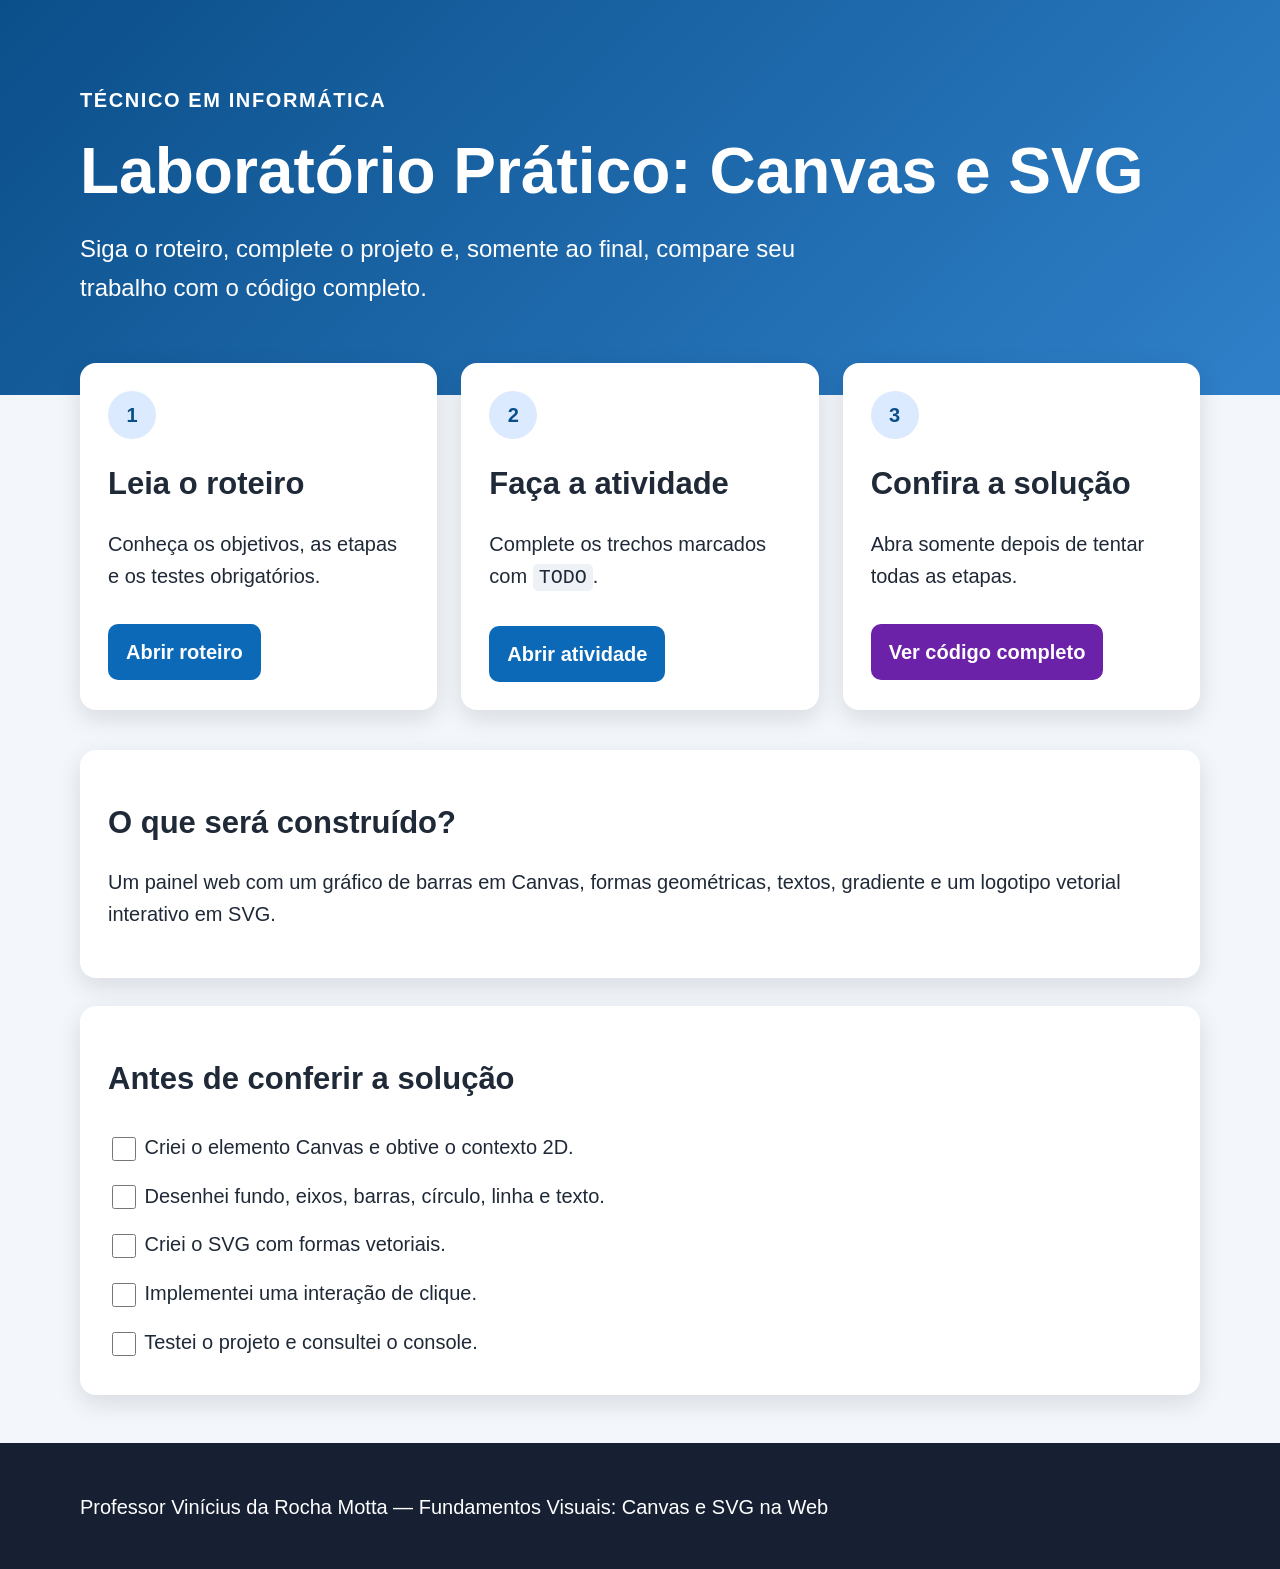
<file: index.html>
<!DOCTYPE html>
<html lang="pt-BR">
<head>
    <meta charset="UTF-8">
    <meta name="viewport" content="width=device-width, initial-scale=1.0">
    <title>Laboratório de Canvas e SVG</title>
    <link rel="stylesheet" href="css/portal.css">
</head>
<body>
    <header class="hero">
        <div class="container">
            <p class="tag">Técnico em Informática</p>
            <h1>Laboratório Prático: Canvas e SVG</h1>
            <p class="lead">
                Siga o roteiro, complete o projeto e, somente ao final,
                compare seu trabalho com o código completo.
            </p>
        </div>
    </header>

    <main class="container">
        <section class="cards" aria-label="Etapas do laboratório">
            <article class="card">
                <span class="number">1</span>
                <h2>Leia o roteiro</h2>
                <p>Conheça os objetivos, as etapas e os testes obrigatórios.</p>
                <a class="button" href="roteiro.md">Abrir roteiro</a>
            </article>

            <article class="card">
                <span class="number">2</span>
                <h2>Faça a atividade</h2>
                <p>Complete os trechos marcados com <code>TODO</code>.</p>
                <a class="button" href="atividade/index.html">Abrir atividade</a>
            </article>

            <article class="card solution-card">
                <span class="number">3</span>
                <h2>Confira a solução</h2>
                <p>Abra somente depois de tentar todas as etapas.</p>
                <a class="button secondary" href="solucao/index.html">Ver código completo</a>
            </article>
        </section>

        <section class="content-section">
            <h2>O que será construído?</h2>
            <p>
                Um painel web com um gráfico de barras em Canvas, formas geométricas,
                textos, gradiente e um logotipo vetorial interativo em SVG.
            </p>
        </section>

        <section class="content-section checklist">
            <h2>Antes de conferir a solução</h2>
            <label><input type="checkbox"> Criei o elemento Canvas e obtive o contexto 2D.</label>
            <label><input type="checkbox"> Desenhei fundo, eixos, barras, círculo, linha e texto.</label>
            <label><input type="checkbox"> Criei o SVG com formas vetoriais.</label>
            <label><input type="checkbox"> Implementei uma interação de clique.</label>
            <label><input type="checkbox"> Testei o projeto e consultei o console.</label>
        </section>
    </main>

    <footer>
        <div class="container">
            <p>Professor Vinícius da Rocha Motta — Fundamentos Visuais: Canvas e SVG na Web</p>
        </div>
    </footer>
</body>
</html>
</file>
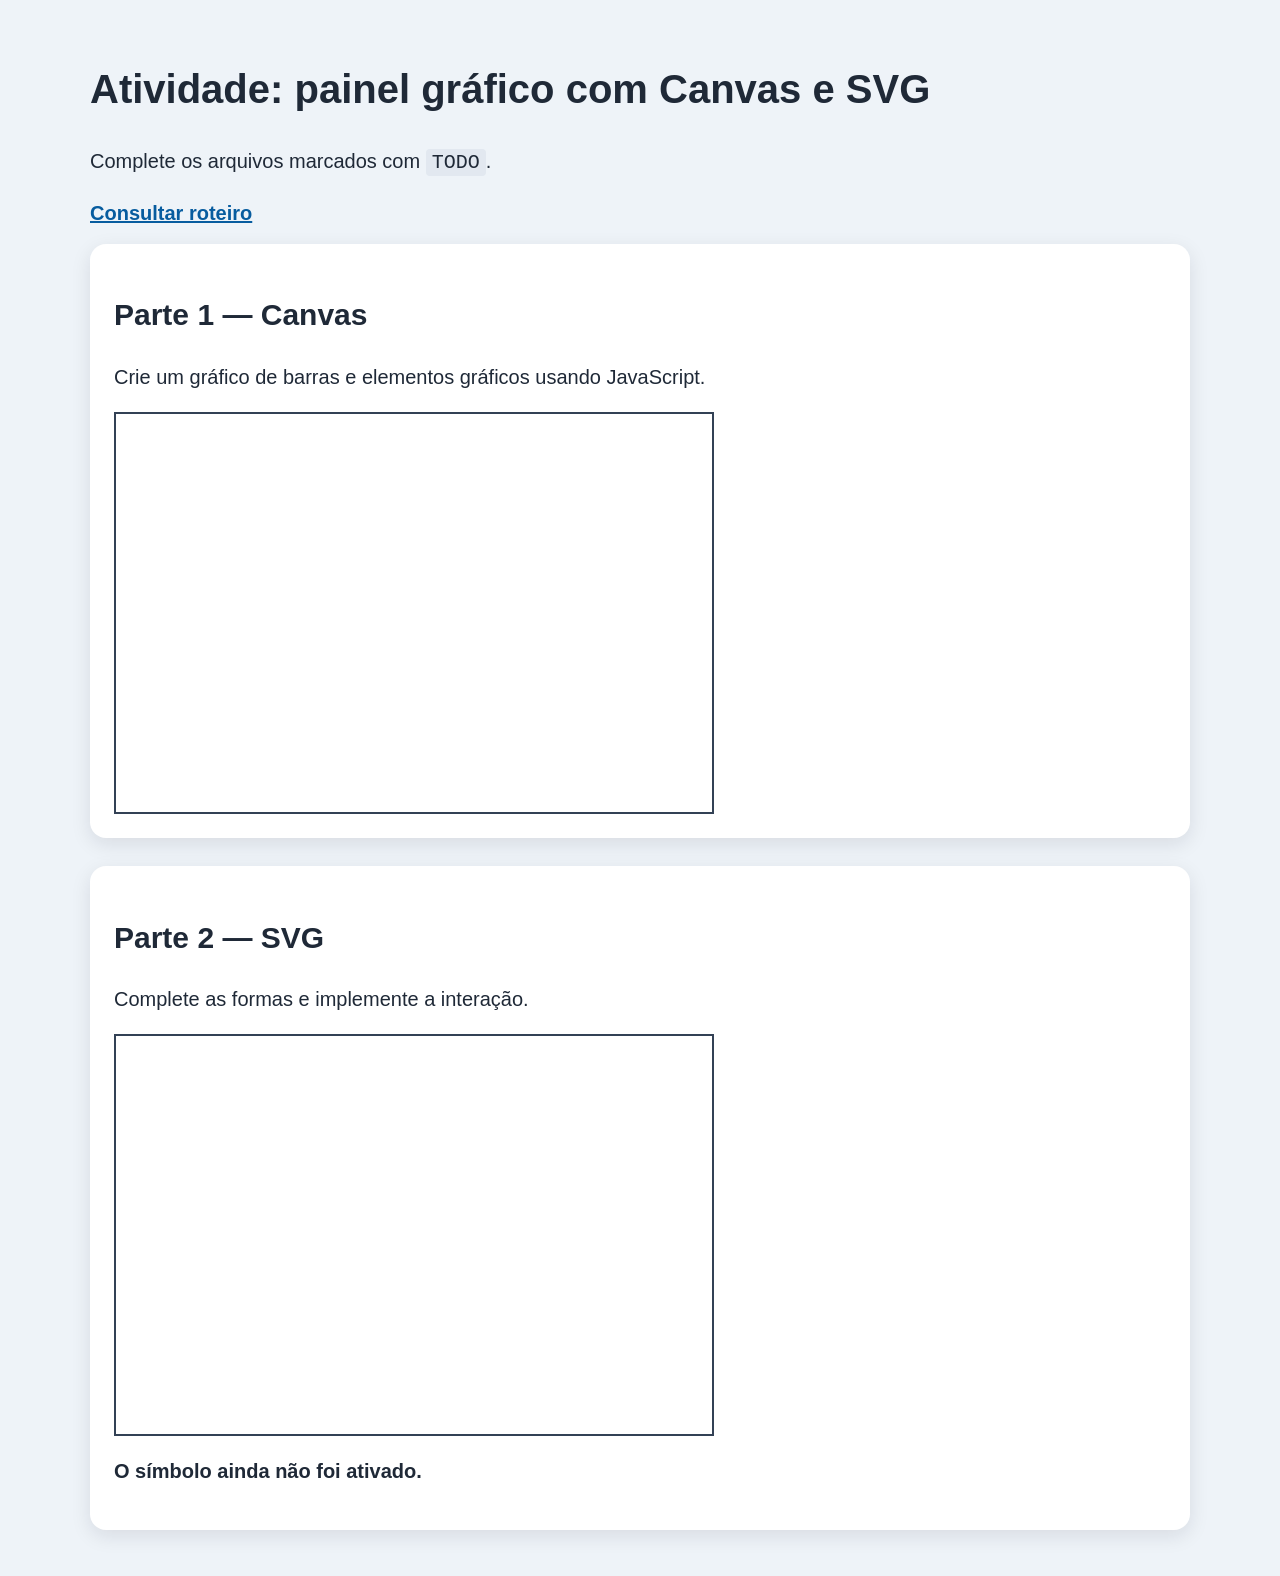
<file: atividade/index.html>
<!DOCTYPE html>
<html lang="pt-BR">
<head>
    <meta charset="UTF-8">
    <meta name="viewport" content="width=device-width, initial-scale=1.0">
    <title>Atividade — Canvas e SVG</title>
    <link rel="stylesheet" href="css/style.css">
</head>
<body>
    <header>
        <h1>Atividade: painel gráfico com Canvas e SVG</h1>
        <p>Complete os arquivos marcados com <code>TODO</code>.</p>
        <a href="../roteiro.md">Consultar roteiro</a>
    </header>

    <main>
        <section>
            <h2>Parte 1 — Canvas</h2>
            <p>Crie um gráfico de barras e elementos gráficos usando JavaScript.</p>
            <canvas id="tela" width="600" height="400">
                Seu navegador não suporta o elemento Canvas.
            </canvas>
        </section>

        <section>
            <h2>Parte 2 — SVG</h2>
            <p>Complete as formas e implemente a interação.</p>

            <svg id="logo" viewBox="0 0 600 400" role="img" aria-labelledby="titulo-svg descricao-svg">
                <title id="titulo-svg">Logotipo do painel tecnológico</title>
                <desc id="descricao-svg">Cartão vetorial que deverá ser completado pelo estudante.</desc>

                <!-- TODO 1: crie um retângulo de fundo com cantos arredondados. -->

                <!-- TODO 2: crie três linhas representando conexões. -->

                <!-- TODO 3: crie um círculo com id="simbolo". -->

                <!-- TODO 4: crie um polígono dentro ou próximo do círculo. -->

                <!-- TODO 5: adicione os textos "Tech Monitor" e "Clique no símbolo". -->
            </svg>

            <p id="estado" aria-live="polite">O símbolo ainda não foi ativado.</p>
        </section>
    </main>

    <script src="js/canvas.js"></script>
    <script src="js/svg.js"></script>
</body>
</html>
</file>
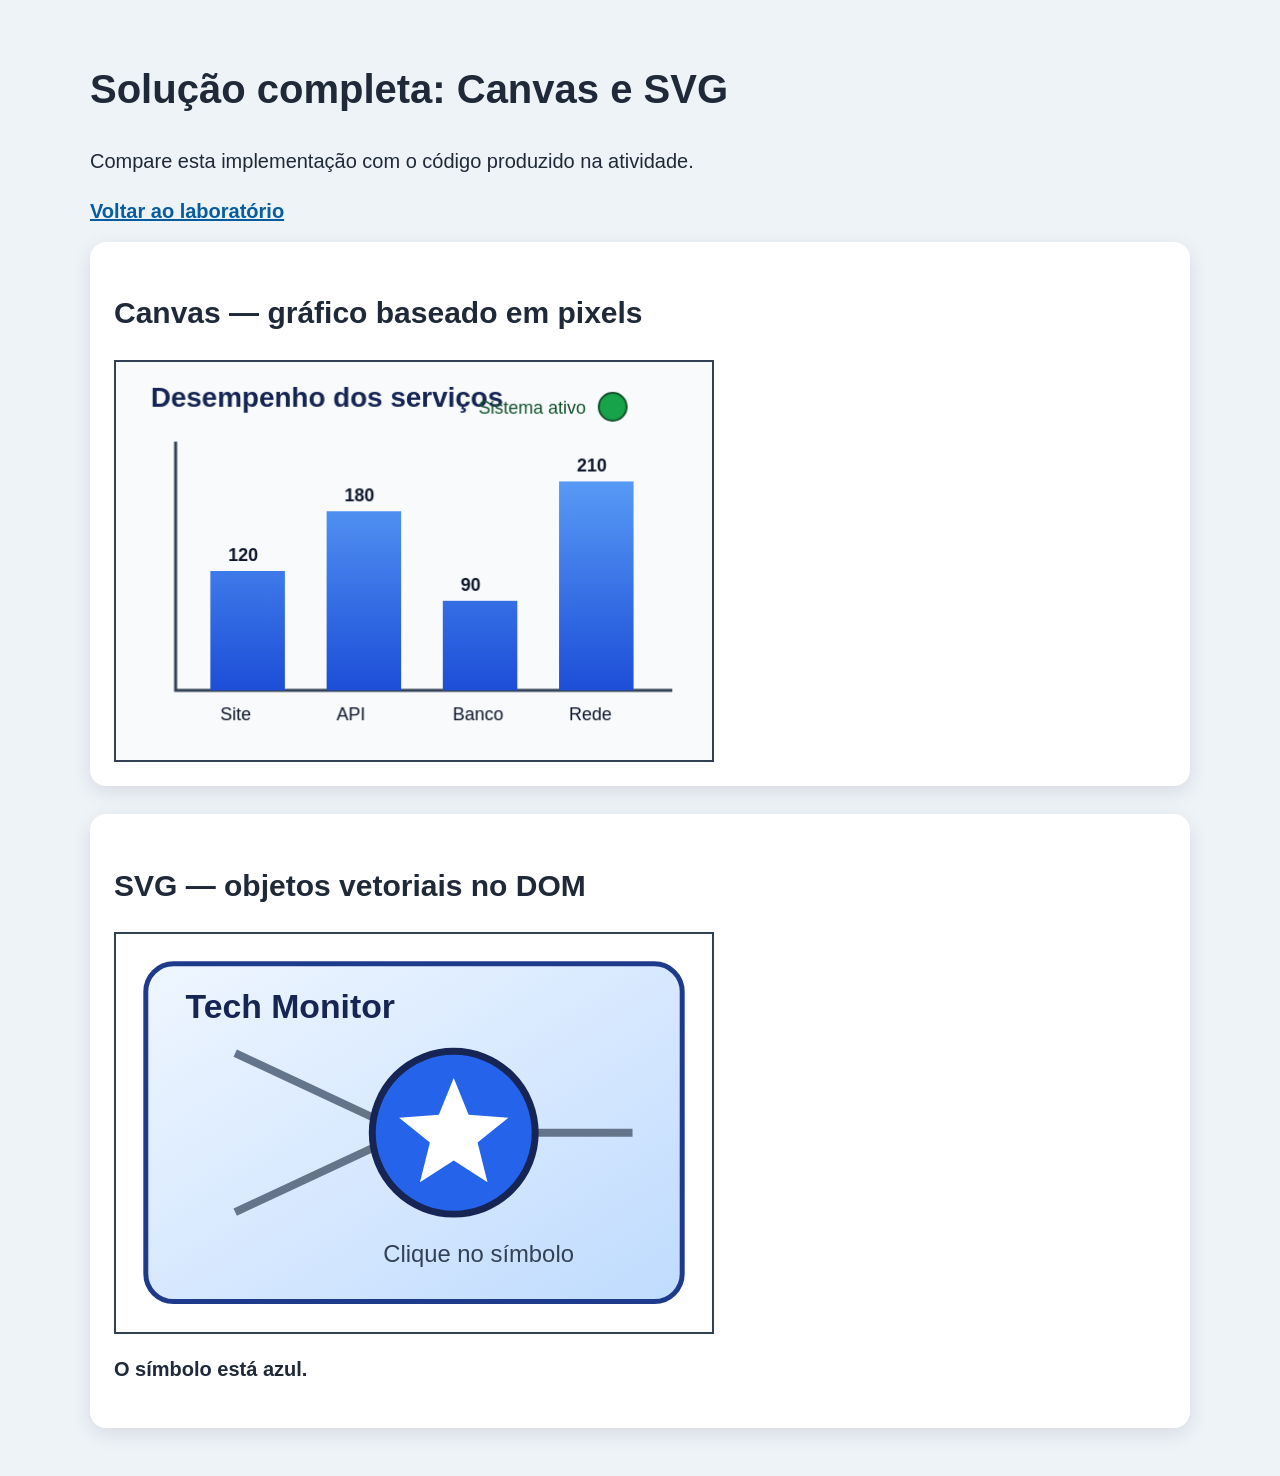
<file: solucao/index.html>
<!DOCTYPE html>
<html lang="pt-BR">
<head>
    <meta charset="UTF-8">
    <meta name="viewport" content="width=device-width, initial-scale=1.0">
    <title>Solução — Canvas e SVG</title>
    <link rel="stylesheet" href="css/style.css">
</head>
<body>
    <header>
        <h1>Solução completa: Canvas e SVG</h1>
        <p>Compare esta implementação com o código produzido na atividade.</p>
        <a href="../index.html">Voltar ao laboratório</a>
    </header>

    <main>
        <section>
            <h2>Canvas — gráfico baseado em pixels</h2>
            <canvas id="tela" width="600" height="400">
                Seu navegador não suporta o elemento Canvas.
            </canvas>
        </section>

        <section>
            <h2>SVG — objetos vetoriais no DOM</h2>
            <svg id="logo" viewBox="0 0 600 400" role="img" aria-labelledby="titulo-svg descricao-svg">
                <title id="titulo-svg">Logotipo do painel tecnológico</title>
                <desc id="descricao-svg">Cartão azul com conexões e símbolo circular interativo.</desc>

                <defs>
                    <linearGradient id="fundo-svg" x1="0" y1="0" x2="1" y2="1">
                        <stop offset="0%" stop-color="#eff6ff"></stop>
                        <stop offset="100%" stop-color="#bfdbfe"></stop>
                    </linearGradient>
                </defs>

                <rect x="30" y="30" width="540" height="340" rx="28" fill="url(#fundo-svg)" stroke="#1e3a8a" stroke-width="5"></rect>

                <line x1="120" y1="120" x2="270" y2="190" stroke="#64748b" stroke-width="8"></line>
                <line x1="120" y1="280" x2="270" y2="210" stroke="#64748b" stroke-width="8"></line>
                <line x1="420" y1="200" x2="520" y2="200" stroke="#64748b" stroke-width="8"></line>

                <circle id="simbolo" cx="340" cy="200" r="82" fill="#2563eb" stroke="#172554" stroke-width="7" tabindex="0"></circle>

                <polygon points="340,145 355,182 395,185 364,210 374,250 340,228 306,250 316,210 285,185 325,182" fill="#ffffff"></polygon>

                <text x="70" y="85" fill="#172554" font-size="34" font-family="Arial" font-weight="bold">Tech Monitor</text>
                <text x="365" y="330" fill="#334155" font-size="24" font-family="Arial" text-anchor="middle">Clique no símbolo</text>
            </svg>

            <p id="estado" aria-live="polite">O símbolo está azul.</p>
        </section>
    </main>

    <script src="js/canvas.js"></script>
    <script src="js/svg.js"></script>
</body>
</html>
</file>
<file: css/portal.css>
:root {
    font-family: Arial, Helvetica, sans-serif;
    color: #1f2937;
    background: #f3f6fa;
    font-size: 20px;
}

* { box-sizing: border-box; }

body { margin: 0; line-height: 1.6; }

.container { width: min(1120px, 92%); margin: 0 auto; }

.hero {
    background: linear-gradient(135deg, #0b4f8a, #2f80c9);
    color: white;
    padding: 64px 0;
}

.tag { font-weight: bold; text-transform: uppercase; letter-spacing: .08em; }

h1 { font-size: clamp(2.2rem, 5vw, 4rem); line-height: 1.1; margin: 8px 0 20px; }

h2 { font-size: 1.55rem; line-height: 1.2; }

.lead { max-width: 780px; font-size: 1.2rem; }

.cards {
    display: grid;
    grid-template-columns: repeat(auto-fit, minmax(260px, 1fr));
    gap: 24px;
    margin: -32px 0 40px;
}

.card, .content-section {
    background: white;
    border-radius: 16px;
    padding: 28px;
    box-shadow: 0 8px 24px rgba(15, 23, 42, .12);
}

.number {
    display: inline-grid;
    place-items: center;
    width: 48px;
    height: 48px;
    border-radius: 50%;
    background: #dbeafe;
    color: #0b4f8a;
    font-weight: bold;
}

.button {
    display: inline-block;
    margin-top: 12px;
    padding: 12px 18px;
    border-radius: 10px;
    background: #0b69b7;
    color: white;
    text-decoration: none;
    font-weight: bold;
}

.button:hover, .button:focus { background: #084d87; }

.button.secondary { background: #6b21a8; }

.content-section { margin: 28px 0; }

.checklist label { display: block; padding: 8px 0; }

input[type="checkbox"] { width: 24px; height: 24px; vertical-align: middle; }

code { font-size: 1rem; background: #eef2f7; padding: 2px 6px; border-radius: 5px; }

footer { margin-top: 48px; padding: 28px 0; background: #172033; color: white; }
</file>
<file: atividade/css/style.css>
:root {
    font-family: Arial, Helvetica, sans-serif;
    font-size: 20px;
    color: #1f2937;
    background: #eef3f8;
}

* { box-sizing: border-box; }
body { margin: 0; line-height: 1.5; }
header, main { width: min(1100px, 94%); margin: 0 auto; }
header { padding: 32px 0 16px; }
main { display: grid; gap: 28px; padding-bottom: 48px; }
section { background: white; padding: 24px; border-radius: 16px; box-shadow: 0 6px 20px rgba(15,23,42,.10); }
canvas, svg { display: block; width: 100%; max-width: 600px; height: auto; border: 2px solid #334155; margin-top: 18px; background: white; }
code { background: #e2e8f0; padding: 2px 6px; border-radius: 4px; }
a { color: #075c9f; font-weight: bold; }
#simbolo { cursor: pointer; }
#estado { font-weight: bold; }
</file>
<file: solucao/css/style.css>
:root {
    font-family: Arial, Helvetica, sans-serif;
    font-size: 20px;
    color: #1f2937;
    background: #eef3f8;
}

* { box-sizing: border-box; }
body { margin: 0; line-height: 1.5; }
header, main { width: min(1100px, 94%); margin: 0 auto; }
header { padding: 32px 0 16px; }
main { display: grid; gap: 28px; padding-bottom: 48px; }
section { background: white; padding: 24px; border-radius: 16px; box-shadow: 0 6px 20px rgba(15,23,42,.10); }
canvas, svg { display: block; width: 100%; max-width: 600px; height: auto; border: 2px solid #334155; margin-top: 18px; background: white; }
a { color: #075c9f; font-weight: bold; }
#simbolo { cursor: pointer; outline: none; }
#simbolo:focus { stroke: #f59e0b; stroke-width: 12; }
#estado { font-weight: bold; }
</file>
